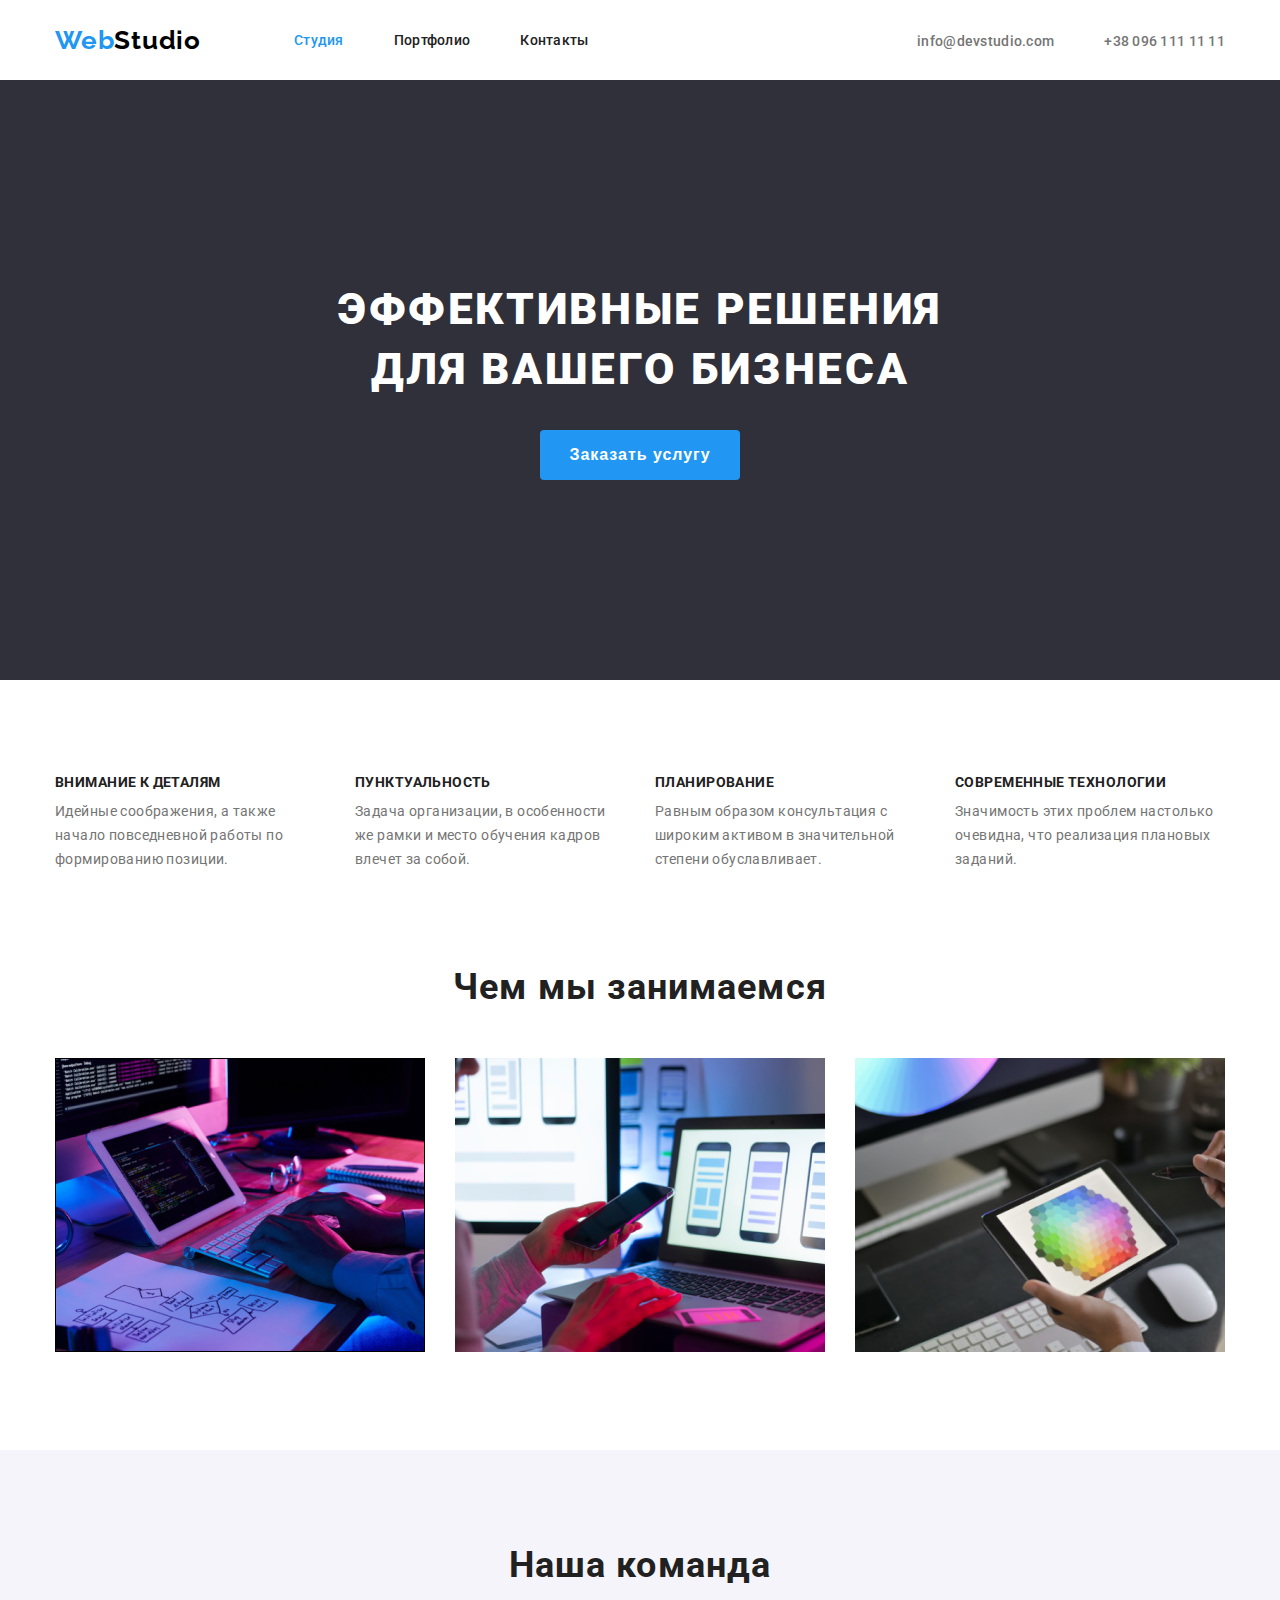
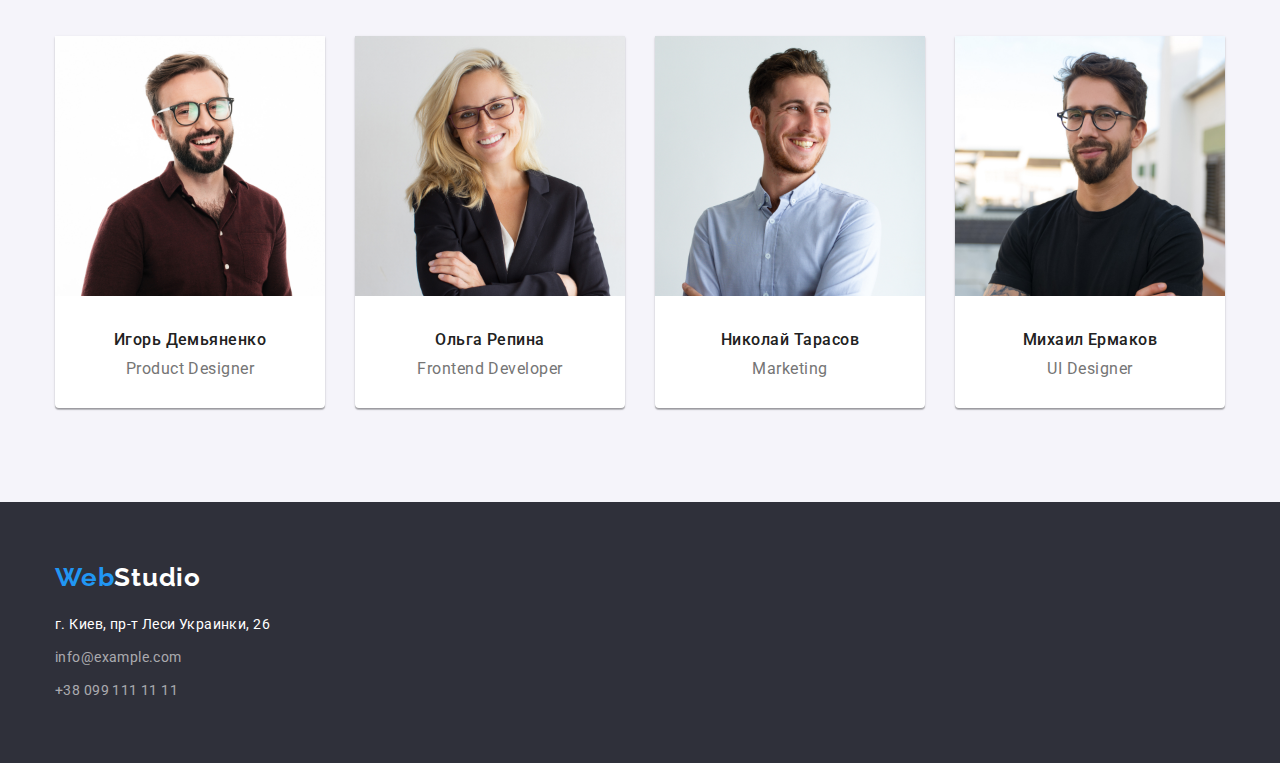
<file: index.html>
<!DOCTYPE html>
<html lang="ru">
  <head>
    <meta charset="UTF-8" />
    <meta name="viewport" content="width=device-width, initial-scale=1.0" />
    <link
      rel="stylesheet"
      href="https://cdnjs.cloudflare.com/ajax/libs/modern-normalize/1.0.0/modern-normalize.min.css"
      integrity="sha512-ISS7cAi1PEhQ8jnbJpJZMd29NlhNj4AWYyLOSp2CE/CsHxTCu+r+t0D2yoJudVrd0/8fTVPUVDzY5Tvli75u/g=="
      crossorigin="anonymous"
    />
    <link rel="preconnect" href="https://fonts.gstatic.com" />
    <link
      href="https://fonts.googleapis.com/css2?family=Raleway:wght@700&family=Roboto:wght@400;500;700;900&display=swap"
      rel="stylesheet"
    />
    <link href="./css/style.css" rel="stylesheet" />
    <title>Document</title>
  </head>
  <body>
    <header class="header">
      <div class="container">
        <nav class="nav">
          <a class="logo link" href="./index.html"><span class="logo-item">Web</span>Studio</a>
          <ul class="nav-list list">
            <li class="nav-list-item">
              <a class="nav-list-link current link" href="./index.html">Студия</a>
            </li>
            <li class="nav-list-item">
              <a class="nav-list-link link" href="./portfolio.html">Портфолио</a>
            </li>
            <li class="nav-list-item">
              <a class="nav-list-link link" href="a">Контакты</a>
            </li>
          </ul>
        </nav>
        <address class="address">
          <ul class="address-list list">
            <li class="address-list-item">
              <a class="address-list-link link" href="mailto:info@devstudio.com">info@devstudio.com</a>
            </li>
            <li class="address-list-item">
              <a class="address-list-link link" href="tel:+380961111111">+38 096 111 11 11</a>
            </li>
          </ul>
        </address>
      </div>
    </header>

    <main class="main">
      <div class="hero">
        <div class="container">
          <!-- hero -->
          <h1 class="hero-title">ЭФФЕКТИВНЫЕ РЕШЕНИЯ ДЛЯ ВАШЕГО БИЗНЕСА</h1>
          <button class="hero-button" type="button">Заказать услугу</button>
        </div>
      </div>
      <!-- Плюсы нашей компании (скрытый заголовок) -->

      <section class="main-section">
        <div class="container">
          <ul class="main-section-list list">
            <li class="main-section-list-item">
              <h2 class="main-section-list-title">Внимание к деталям</h2>
              <p class="main-section-list-text">
                Идейные соображения, а также начало повседневной работы по формированию позиции.
              </p>
            </li>
            <li class="main-section-list-item">
              <h2 class="main-section-list-title">Пунктуальность</h2>
              <p class="main-section-list-text">
                Задача организации, в особенности же рамки и место обучения кадров влечет за собой.
              </p>
            </li>
            <li class="main-section-list-item">
              <h2 class="main-section-list-title">Планирование</h2>
              <p class="main-section-list-text">
                Равным образом консультация с широким активом в значительной степени обуславливает.
              </p>
            </li>
            <li class="main-section-list-item">
              <h2 class="main-section-list-title">Современные технологии</h2>
              <p class="main-section-list-text">
                Значимость этих проблем настолько очевидна, что реализация плановых заданий.
              </p>
            </li>
          </ul>
        </div>
      </section>

      <!-- Чем мы занимаемся -->

      <section class="about-me-container">
        <div class="container">
          <h2 class="title">Чем мы занимаемся</h2>
          <ul class="about-me-list list">
            <li class="about-me-list-item">
              <img
                class="about-me-list-img"
                src="./images/work/work-1.png"
                alt="сотрудник пишет код проекта"
                width="370"
                height="294"
              />
            </li>
            <li class="about-me-list-item">
              <img
                class="about-me-list-img"
                src="./images/work/work-2.png"
                alt="сотрудник проверяет работоспособность проекта на смартфоне"
                width="370"
                height="294"
              />
            </li>
            <li class="about-me-list-item">
              <img
                class="about-me-list-img"
                src="./images/work/work-3.png"
                alt="сотрудник работает на цветовой гаммой проекта"
                width="370"
                height="294"
              />
            </li>
          </ul>
        </div>
      </section>

      <!-- Наша команда -->
      <section class="team-section">
        <div class="container">
          <h2 class="title">Наша команда</h2>
          <ul class="team-list list">
            <li class="team-list-item">
              <img
                class="team-list-img"
                src="./images/workers/worker-1.jpg"
                alt="Член нашей команды Игорь Демьяненко"
                width="270"
                height="260"
              />
              <h3 class="employee-name">Игорь Демьяненко</h3>
              <p class="employee-position" lang="en">Product Designer</p>
            </li>
            <li class="team-list-item">
              <img
                class="team-list-img"
                src="./images/workers/worker-2.jpg"
                alt="Член нашей команды Ольга Репина"
                width="270"
                height="260"
              />
              <h3 class="employee-name">Ольга Репина</h3>
              <p class="employee-position" lang="en">Frontend Developer</p>
            </li>
            <li class="team-list-item">
              <img
                class="team-list-img"
                src="./images/workers/worker-3.jpg"
                alt="Член нашей команды Николай Тарасов"
                width="270"
                height="260"
              />
              <h3 class="employee-name">Николай Тарасов</h3>
              <p class="employee-position" lang="en">Marketing</p>
            </li>
            <li class="team-list-item">
              <img
                class="team-list-img"
                src="./images/workers/worker-4.jpg"
                alt="Член нашей команды Михаил Ермаков"
                width="270"
                height="260"
              />
              <h3 class="employee-name">Михаил Ермаков</h3>
              <p class="employee-position" lang="en">UI Designer</p>
            </li>
          </ul>
        </div>
      </section>
    </main>
    <footer class="footer">
      <div class="container">
        <a class="footer-logo link" href="./index.html"><span class="footer-logo-item">Web</span>Studio</a>
        <address class="footer-address">
          <ul class="footer-address-list list">
            <li class="footer-address-list-item">
              <a class="footer-address-list-map link" href="https://goo.gl/maps/SisPrEKzjJLLAWsX9"
                >г. Киев, пр-т Леси Украинки, 26</a
              >
            </li>
            <li class="footer-address-list-item">
              <a class="footer-address-list-link link" href="mailto:info@example.com">info@example.com</a>
            </li>
            <li class="footer-address-list-item">
              <a class="footer-address-list-link link" href="tel:+380991111111">+38 099 111 11 11</a>
            </li>
          </ul>
        </address>
      </div>
    </footer>
  </body>
</html>
</file>
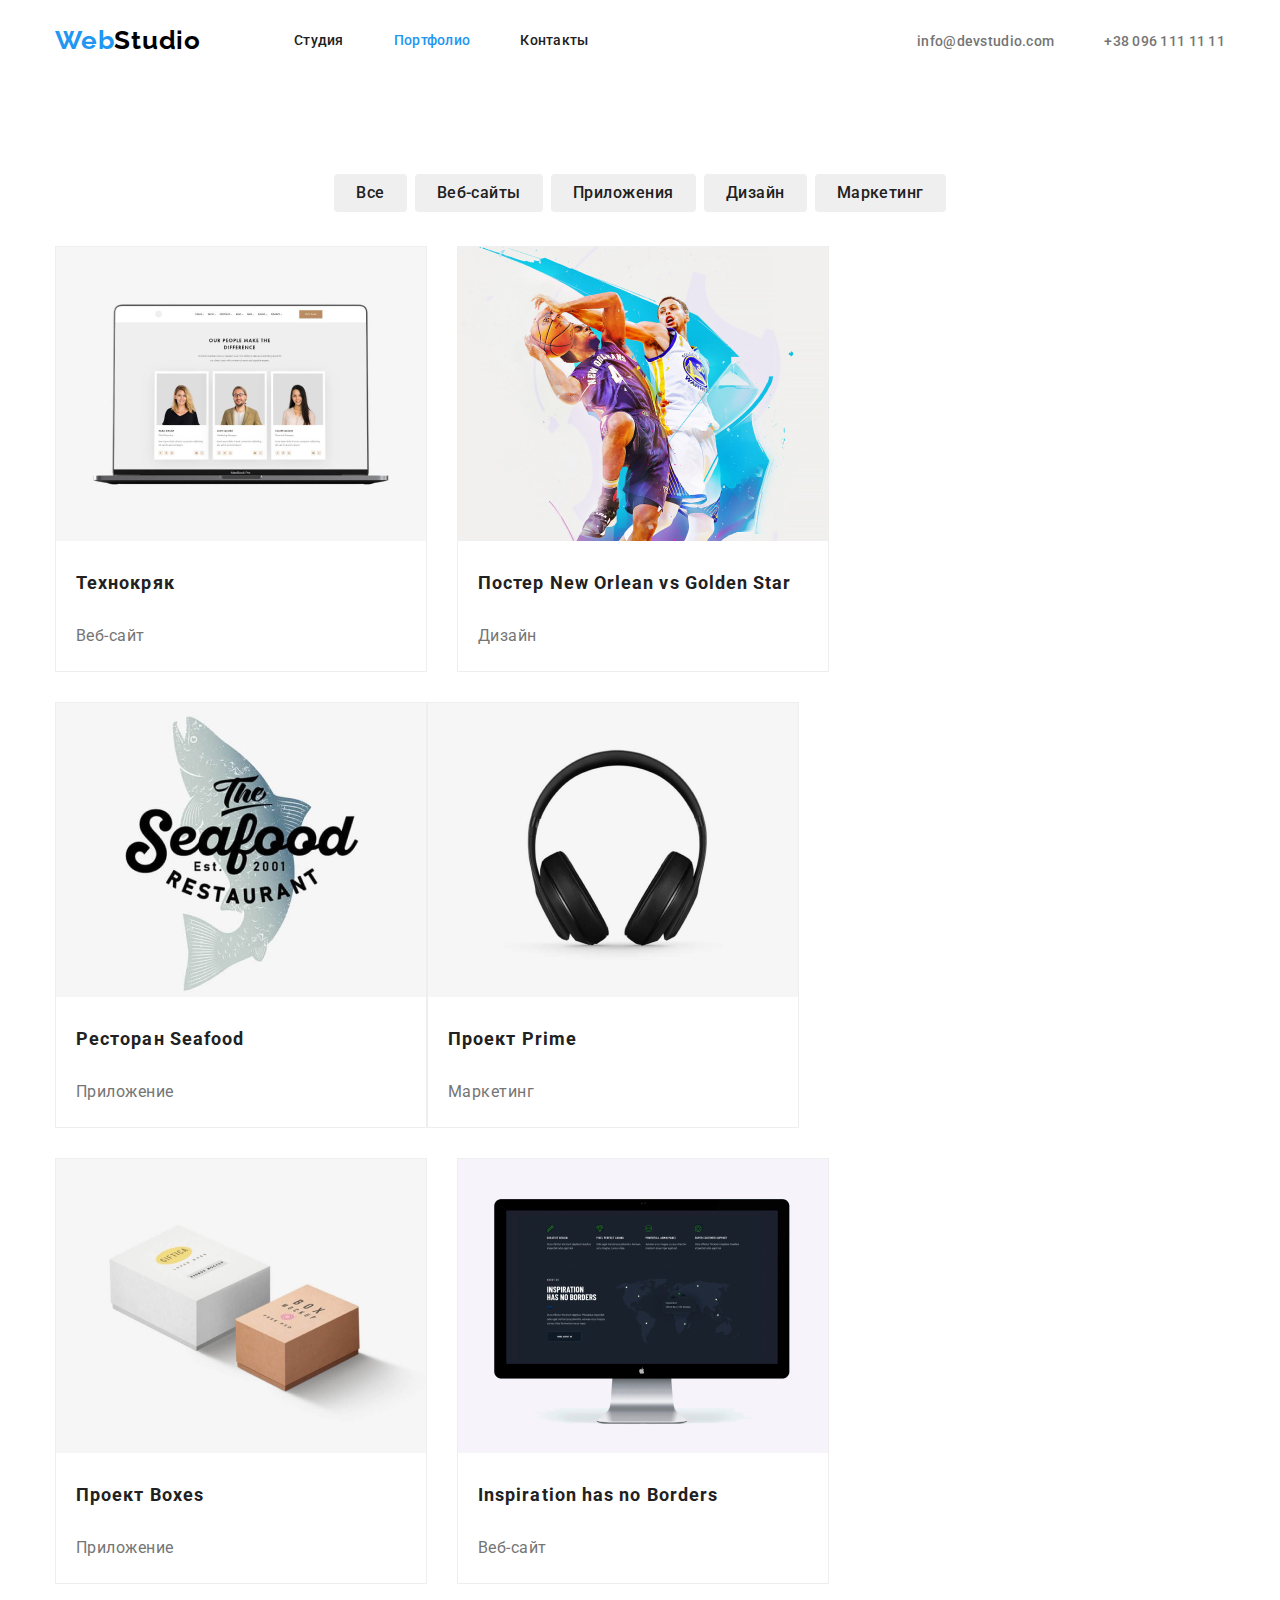
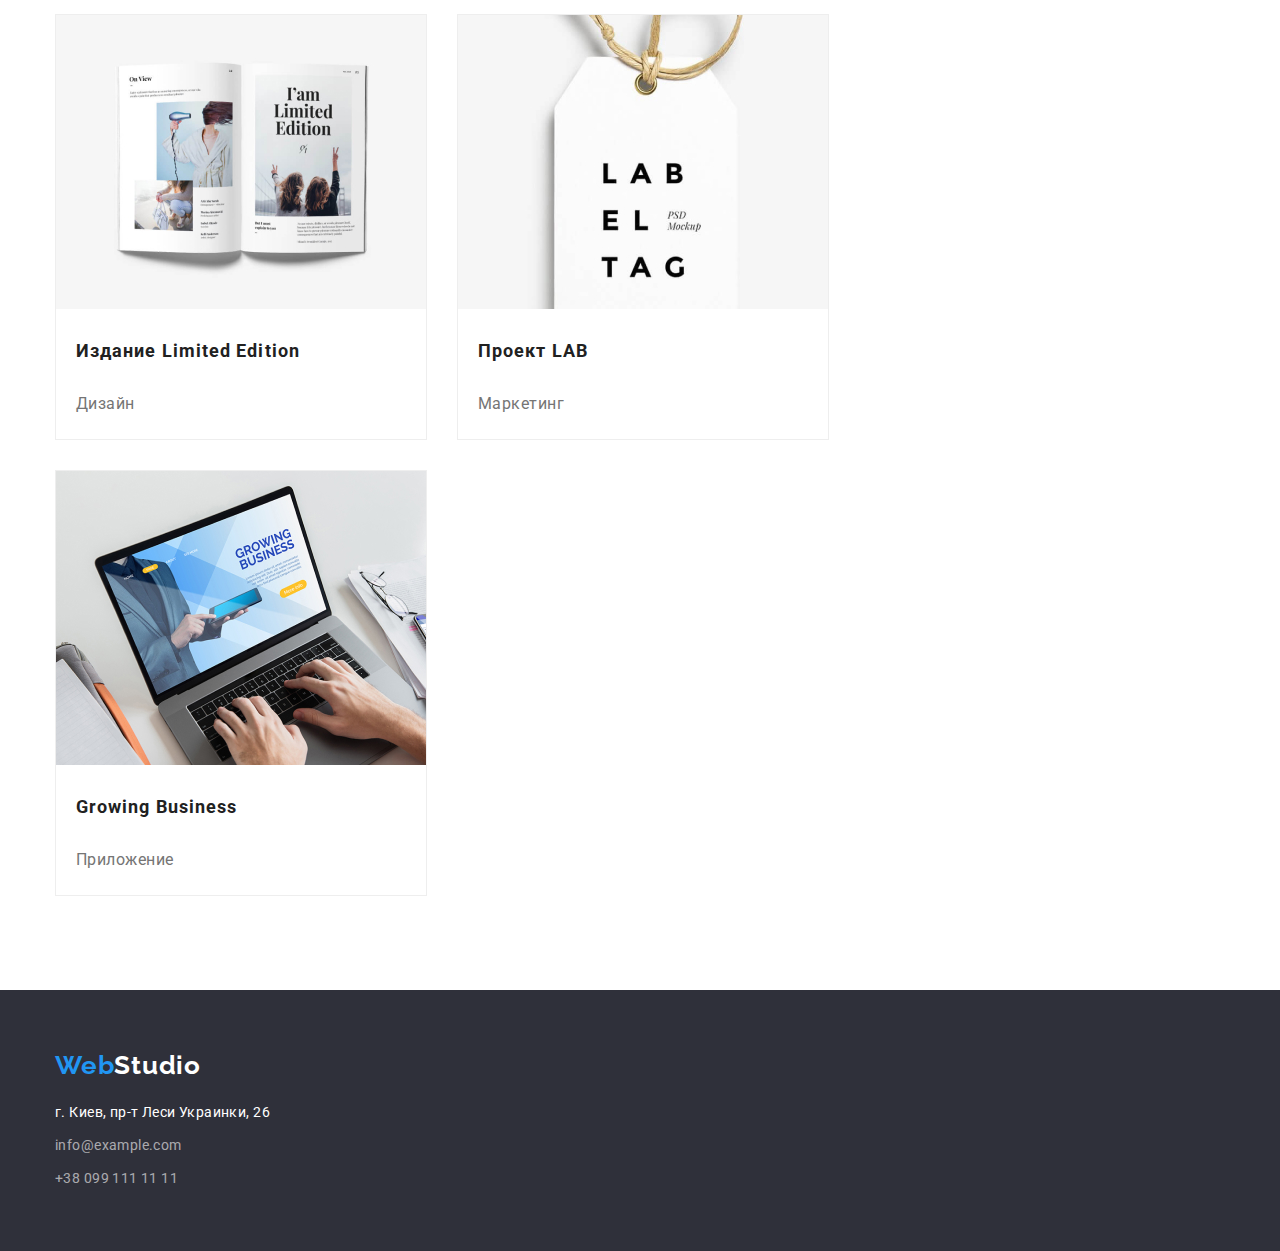
<file: portfolio.html>
<!DOCTYPE html>
<html lang="ru">
  <head>
    <meta charset="UTF-8" />
    <meta name="viewport" content="width=device-width, initial-scale=1.0" />
    <link
      rel="stylesheet"
      href="https://cdnjs.cloudflare.com/ajax/libs/modern-normalize/1.0.0/modern-normalize.min.css"
      integrity="sha512-ISS7cAi1PEhQ8jnbJpJZMd29NlhNj4AWYyLOSp2CE/CsHxTCu+r+t0D2yoJudVrd0/8fTVPUVDzY5Tvli75u/g=="
      crossorigin="anonymous"
    />
    <link rel="preconnect" href="https://fonts.gstatic.com" />
    <link
      href="https://fonts.googleapis.com/css2?family=Raleway:wght@700&family=Roboto:wght@400;500;700;900&display=swap"
      rel="stylesheet"
    />
    <link rel="stylesheet" href="./css/style.css" />
    <title>Document</title>
  </head>
  <body>
    <header class="header">
      <div class="container">
        <nav class="nav">
          <a class="logo link" href="./index.html"><span class="logo-item">Web</span>Studio</a>
          <ul class="nav-list list">
            <li class="nav-list-item">
              <a class="nav-list-link link" href="./index.html">Студия</a>
            </li>
            <li class="nav-list-item">
              <a class="nav-list-link current link" href="./portfolio.html">Портфолио</a>
            </li>
            <li class="nav-list-item">
              <a class="nav-list-link link" href="a">Контакты</a>
            </li>
          </ul>
        </nav>
        <address class="address">
          <ul class="address-list list">
            <li class="address-list-item">
              <a class="address-list-link link" href="mailto:info@devstudio.com"> info@devstudio.com </a>
            </li>
            <li class="address-list-item">
              <a class="address-list-link link" href="tel:+380961111111">+38 096 111 11 11</a>
            </li>
          </ul>
        </address>
      </div>
    </header>
    <main class="main">
      <!-- скрытый заголовок-->
      <h1 class="visually-hidden">Наши работы</h1>
      <div class="portfolio">
        <div class="container">
          <ul class="button-list list">
            <li class="button-list-item">
              <button class="list-button" type="button">Все</button>
            </li>
            <li class="button-list-item">
              <button class="list-button" type="button">Веб-сайты</button>
            </li>
            <li class="button-list-item">
              <button class="list-button" type="button">Приложения</button>
            </li>
            <li class="button-list-item">
              <button class="list-button" type="button">Дизайн</button>
            </li>
            <li class="button-list-item">
              <button class="list-button" type="button">Маркетинг</button>
            </li>
          </ul>
          <ul class="portfolio-list list">
            <li class="portfolio-list-item">
              <img class="portfolio-list-img" src="./images/portfolio/portfolio1.jpg" alt="Веб-сайт технокряк" />
              <h2 class="portfolio-list-title">Технокряк</h2>
              <p class="portfolio-list-text">Веб-сайт</p>
            </li>
            <li class="portfolio-list-item">
              <img class="portfolio-list-img" src="./images/portfolio/portfolio2.jpg" alt="Постер с баскетболистами" />
              <h2 class="portfolio-list-title">Постер New Orlean vs Golden Star</h2>
              <p class="portfolio-list-text">Дизайн</p>
            </li>
            <li class="portfolio-list-item">
              <img class="portfolio-list-img" src="./images/portfolio/portfolio3.jpg" alt="Логотип ресторана Seafood" />
              <h2 class="portfolio-list-title">Ресторан Seafood</h2>
              <p class="portfolio-list-text">Приложение</p>
            </li>
            <li class="portfolio-list-item">
              <img class="portfolio-list-img" src="./images/portfolio/portfolio4.jpg" alt="Черные наушники" />
              <h2 class="portfolio-list-title">Проект Prime</h2>
              <p class="portfolio-list-text">Маркетинг</p>
            </li>
            <li class="portfolio-list-item">
              <img
                class="portfolio-list-img"
                src="./images/portfolio/portfolio5.jpg"
                alt="Две коробки разного размера с надписями"
              />
              <h2 class="portfolio-list-title">Проект Boxes</h2>
              <p class="portfolio-list-text">Приложение</p>
            </li>
            <li class="portfolio-list-item">
              <img class="portfolio-list-img" src="./images/portfolio/portfolio6.jpg" alt="Монитор" />
              <h2 class="portfolio-list-title">Inspiration has no Borders</h2>
              <p class="portfolio-list-text">Веб-сайт</p>
            </li>
            <li class="portfolio-list-item">
              <img class="portfolio-list-img" src="./images/portfolio/portfolio7.jpg" alt="Открытый журнал" />
              <h2 class="portfolio-list-title">Издание Limited Edition</h2>
              <p class="portfolio-list-text">Дизайн</p>
            </li>
            <li class="portfolio-list-item">
              <img
                class="portfolio-list-img"
                src="./images/portfolio/portfolio8.jpg"
                alt="Ярлык с надписью Label tag"
              />
              <h2 class="portfolio-list-title">Проект LAB</h2>
              <p class="portfolio-list-text">Маркетинг</p>
            </li>
            <li class="portfolio-list-item">
              <img
                class="portfolio-list-img"
                src="./images/portfolio/portfolio9.jpg"
                alt="Человек печатает на ноутбуке"
              />
              <h2 class="portfolio-list-title">Growing Business</h2>
              <p class="portfolio-list-text">Приложение</p>
            </li>
          </ul>
        </div>
      </div>
    </main>
    <footer class="footer">
      <div class="container">
        <a class="footer-logo link" href="./index.html"><span class="footer-logo-item">Web</span>Studio</a>
        <address class="footer-address">
          <ul class="footer-address-list list">
            <li class="footer-address-list-item">
              <a class="footer-address-list-map link" href="https://goo.gl/maps/SisPrEKzjJLLAWsX9"
                >г. Киев, пр-т Леси Украинки, 26</a
              >
            </li>
            <li class="footer-address-list-item">
              <a class="footer-address-list-link link" href="mailto:info@example.com">info@example.com</a>
            </li>
            <li class="footer-address-list-item">
              <a class="footer-address-list-link link" href="tel:+380991111111">+38 099 111 11 11</a>
            </li>
          </ul>
        </address>
      </div>
    </footer>
  </body>
</html>
</file>
<file: css/style.css>
:root {
  --main-text-color: #757575;
  --active-color: #2196f3;
  --main-font: 'Roboto', sans-serif;
  --secondary-font: 'Raleway', sans-serif;
}

body {
  font-family: var(--main-font);
  color: #212121;
  margin: 0px;
}

h1,
h2,
h3,
h4,
h5,
h6 {
  margin: 0px;
}

ul,
ol {
  margin: 0px;
  padding: 0px;
}

p {
  margin: 0px;
}

.link {
  text-decoration: none;
}

.list {
  list-style: none;
}

/*%%%%%%%%%%%%%%%%%--INDEX.HTML--%%%%%%%%%%%%%%%%%*/
/*================РАЗНОЕ================*/
.container {
  width: 1170px;
  display: flex;
  margin: 0px auto;
}

.title {
  font-style: normal;
  font-weight: 700;
  font-size: 36px;
  line-height: 1.167;
  text-align: center;
  letter-spacing: 0.03em;
  margin-bottom: 50px;
}

/*================РАЗНОЕ================*/

/*================HEADER================*/
.header .container {
  align-items: center;
  min-height: 80px;
}

.nav {
  display: flex;
}

.nav-list {
  display: flex;
  align-items: center;
  margin-left: 93px;
}

.nav-list-item:not(:last-child) {
  margin-right: 50px;
}

.address {
  margin-left: auto;
}

.address-list {
  display: flex;
}

.logo {
  font-family: var(--secondary-font);
  font-weight: 700;
  font-size: 26px;
  line-height: 1.192;
  letter-spacing: 0.03em;
  color: #000000;
}

.logo-item {
  color: var(--active-color);
}

.nav-list-link {
  font-weight: 500;
  font-size: 14px;
  line-height: 1.142;
  letter-spacing: 0.02em;
  color: #212121;
}
.nav-list-link:hover,
.nav-list-link:focus {
  color: var(--active-color);
}

.current {
  color: var(--active-color);
}

.address-list-item:not(:last-child) {
  margin-right: 50px;
}

.address-list-link {
  font-style: normal;
  font-weight: 500;
  font-size: 14px;
  line-height: 1.142;
  letter-spacing: 0.02em;
  color: var(--main-text-color);
}

.address-list-link:hover,
.address-list-link:focus {
  color: var(--active-color);
}
/*================END HEADER================*/

/*================HERO================*/
.hero {
  background-color: #2f303a;
}
.hero .container {
  flex-direction: column;
  align-items: center;
  padding: 200px 0px;
  margin-bottom: 94px;
}

.hero-title {
  font-weight: 900;
  font-size: 44px;
  line-height: 1.363;
  text-align: center;
  letter-spacing: 0.06em;
  text-transform: uppercase;
  color: #ffffff;
  width: 700px;
  margin-bottom: 30px;
}

.hero-button {
  font-weight: 700;
  font-size: 16px;
  line-height: 1.875;
  align-items: center;
  text-align: center;
  letter-spacing: 0.06em;
  color: #ffffff;
  width: 200px;
  height: 50px;
  border-radius: 4px;
  background-color: var(--active-color);
  padding: 0px;
  border-width: 0px;
}
/*================END HERO================*/
/*================MAIN SECTION================*/

.main-section .container {
  margin-bottom: 94px;
}
.main-section-list {
  display: flex;
}

.main-section-list-item:not(:last-child) {
  margin-right: 30px;
}

.main-section-list-title {
  font-weight: 700;
  font-size: 14px;
  line-height: 1.142;
  letter-spacing: 0.03em;
  text-transform: uppercase;
  margin-bottom: 10px;
}

.main-section-list-text {
  font-weight: 400;
  font-size: 14px;
  line-height: 1.714;
  letter-spacing: 0.03em;
  color: var(--main-text-color);
  width: 270px;
}
/*================END MAIN SECTION================*/
/*================ABOUT ME SECTION================*/

.about-me-container {
  margin-bottom: 94px;
}

.about-me-container .container {
  flex-direction: column;
}

.about-me-list {
  display: flex;
}

.about-me-list-item:not(:last-child) {
  margin-right: 30px;
}

/*================END ABOUT ME SECTION================*/
/*================MY TEAM SECTION================*/
.team-section {
  background-color: #f5f4fa;
}
.team-section .container {
  flex-direction: column;
  padding-top: 94px;
  padding-bottom: 94px;
}

.team-list {
  display: flex;
}

.team-list-item:not(:last-child) {
  margin-right: 30px;
}

.team-list-item {
  background-color: #ffffff;
  box-shadow: 0px 1px 3px rgba(0, 0, 0, 0.12), 0px 1px 1px rgba(0, 0, 0, 0.14), 0px 2px 1px rgba(0, 0, 0, 0.2);
  border-radius: 0px 0px 4px 4px;
  padding-bottom: 30px;
}

.employee-name {
  font-weight: 500;
  font-size: 16px;
  line-height: 1.187;
  text-align: center;
  letter-spacing: 0.03em;
  margin-top: 30px;
  margin-bottom: 10px;
}

.employee-position {
  font-weight: 400;
  font-size: 16px;
  line-height: 1.187;
  text-align: center;
  letter-spacing: 0.03em;
  color: var(--main-text-color);
}
/*================END MY TEAM SECTION================*/
/*================FOOTER SECTION================*/
.footer {
  background-color: #2f303a;
}
.footer .container {
  flex-direction: column;

  padding-top: 60px;
  padding-bottom: 60px;
}

.footer-logo {
  font-family: var(--secondary-font);
  font-weight: 700;
  font-size: 26px;
  line-height: 1.192;
  letter-spacing: 0.03em;
  color: #ffffff;
}

.footer-logo-item {
  color: var(--active-color);
}

.footer-address-list {
  margin-top: 20px;
}

.footer-address-list-item:not(:last-child) {
  margin-bottom: 9px;
}

.footer-address-list-map {
  font-style: normal;
  font-weight: 400;
  font-size: 14px;
  line-height: 1.714;
  letter-spacing: 0.03em;
  color: #ffffff;
}

.footer-address-list-link {
  font-style: normal;
  font-weight: 400;
  font-size: 14px;
  line-height: 1.714;
  letter-spacing: 0.03em;
  color: rgba(255, 255, 255, 0.6);
}
/*================END FOOTER SECTION================*/
/*%%%%%%%%%%%%%%%%%--END INDEX.HTML--%%%%%%%%%%%%%%%%%*/

/*%%%%%%%%%%%%%%%%%--PORTFOLIO.HTML--%%%%%%%%%%%%%%%%%*/
/*================ВИЗУАЛЬНО СКРЫТЫЙ ЗАГОЛОВОК===================*/
.visually-hidden {
  position: absolute;
  width: 1px;
  height: 1px;
  margin: -1px;
  padding: 0;
  overflow: hidden;
  border: 0;
  clip: rect(0, 0, 0, 0);
}

/*================BUTTON================*/

.list-button {
  font-family: var(--main-font);
  font-weight: 500;
  font-size: 16px;
  line-height: 1.625;
  text-align: center;
  letter-spacing: 0.03em;
  color: #212121;
  border-radius: 4px;
  padding: 0px;
  border-width: 0px;
  padding: 6px 22px;
}

.list-button:hover,
.list-button:focus {
  color: #ffffff;
  background-color: var(--active-color);
}
/*================END BUTTON================*/

/*================PORTFOLIO LIST================*/
/* BUTTONS FLEX */
.portfolio .container {
  flex-direction: column;
  margin-top: 94px;
  margin-bottom: 64px;
}

.button-list {
  display: flex;
  margin-bottom: 34px;
  justify-content: center;
}

.button-list-item:not(:last-child) {
  margin-right: 8px;
}
/* END BUTTONS */

/* LIST */

.portfolio-list {
  display: flex;
  flex-wrap: wrap;
}

.portfolio-list-item:not(:nth-child(3n + 0)) {
  margin-right: 30px;
}

.portfolio-list-item {
  margin-bottom: 30px;
  border: 1px solid #eeeeee;
  width: 370px;
}

.portfolio-list-title {
  font-weight: 700;
  font-size: 18px;
  line-height: 2;
  letter-spacing: 0.06em;
  padding: 20px;
}

.portfolio-list-text {
  font-weight: 400;
  font-size: 16px;
  line-height: 1.875;
  letter-spacing: 0.03em;
  color: var(--main-text-color);
  padding: 0px 20px 20px 20px;
}
/* END LIST */
/*================END PORTFOLIO LIST================*/

/*%%%%%%%%%%%%%%%%%--END PORTFOLIO.HTML--%%%%%%%%%%%%%%%%%*/
</file>
